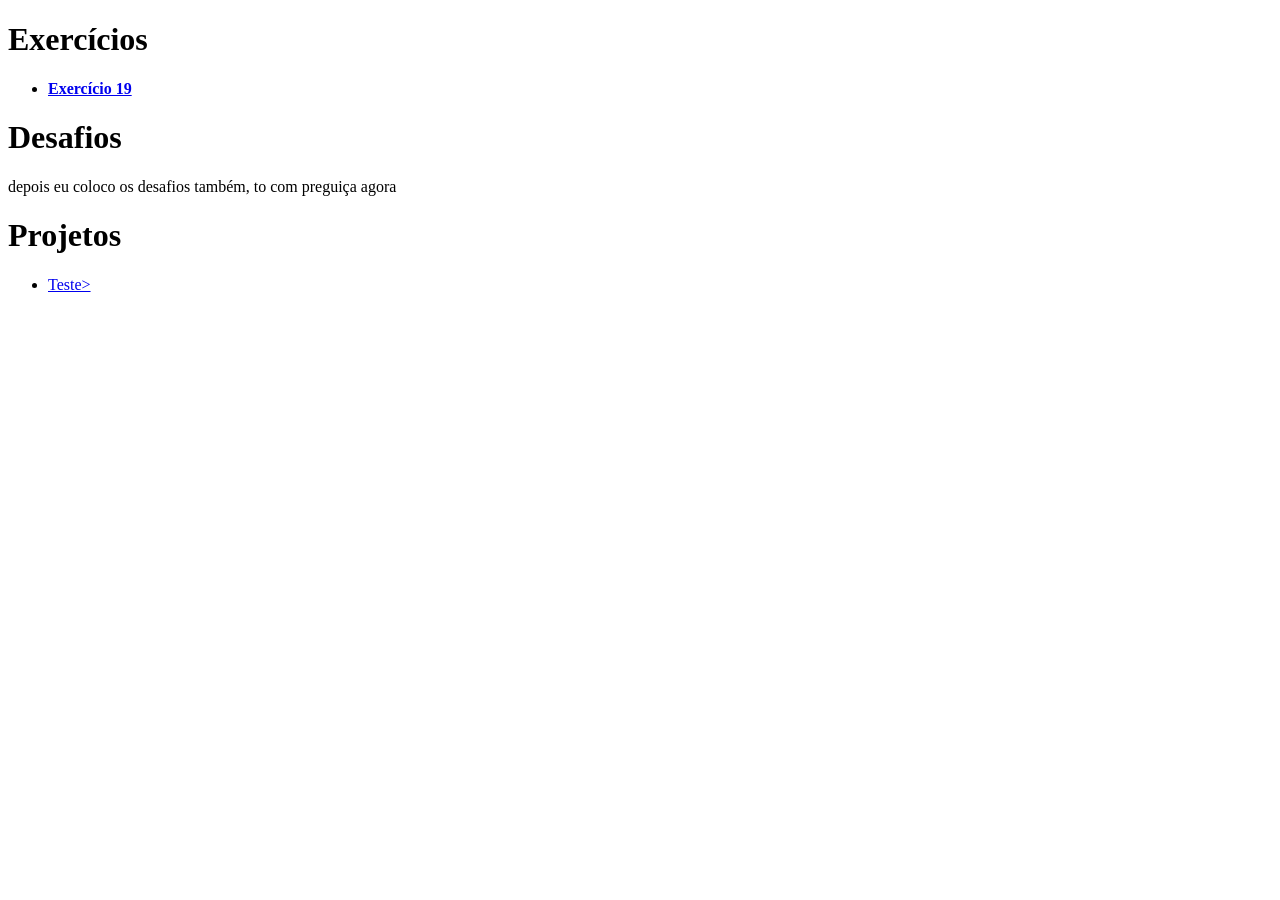
<file: index.html>
<!DOCTYPE html>
<html lang="pt-br">
<head>
    <meta charset="UTF-8">
    <meta name="viewport" content="width=device-width, initial-scale=1.0">
    <title>Meus testes HTML5</title>
</head>
<body>
    <h1>Exercícios</h1>
    <ul>
    <li><a href="ex019/index.html"><strong>Exercício 19</strong></a></li>
    </ul>
    


<h1>Desafios</h1>
<p>depois eu coloco os desafios também, to com preguiça agora</p>



    <h1>Projetos</h1>
    <ul>
        <li><a href="Basaska%20Store/index.html">Teste></a></li>
    </ul>
</body>
</html>
</file>
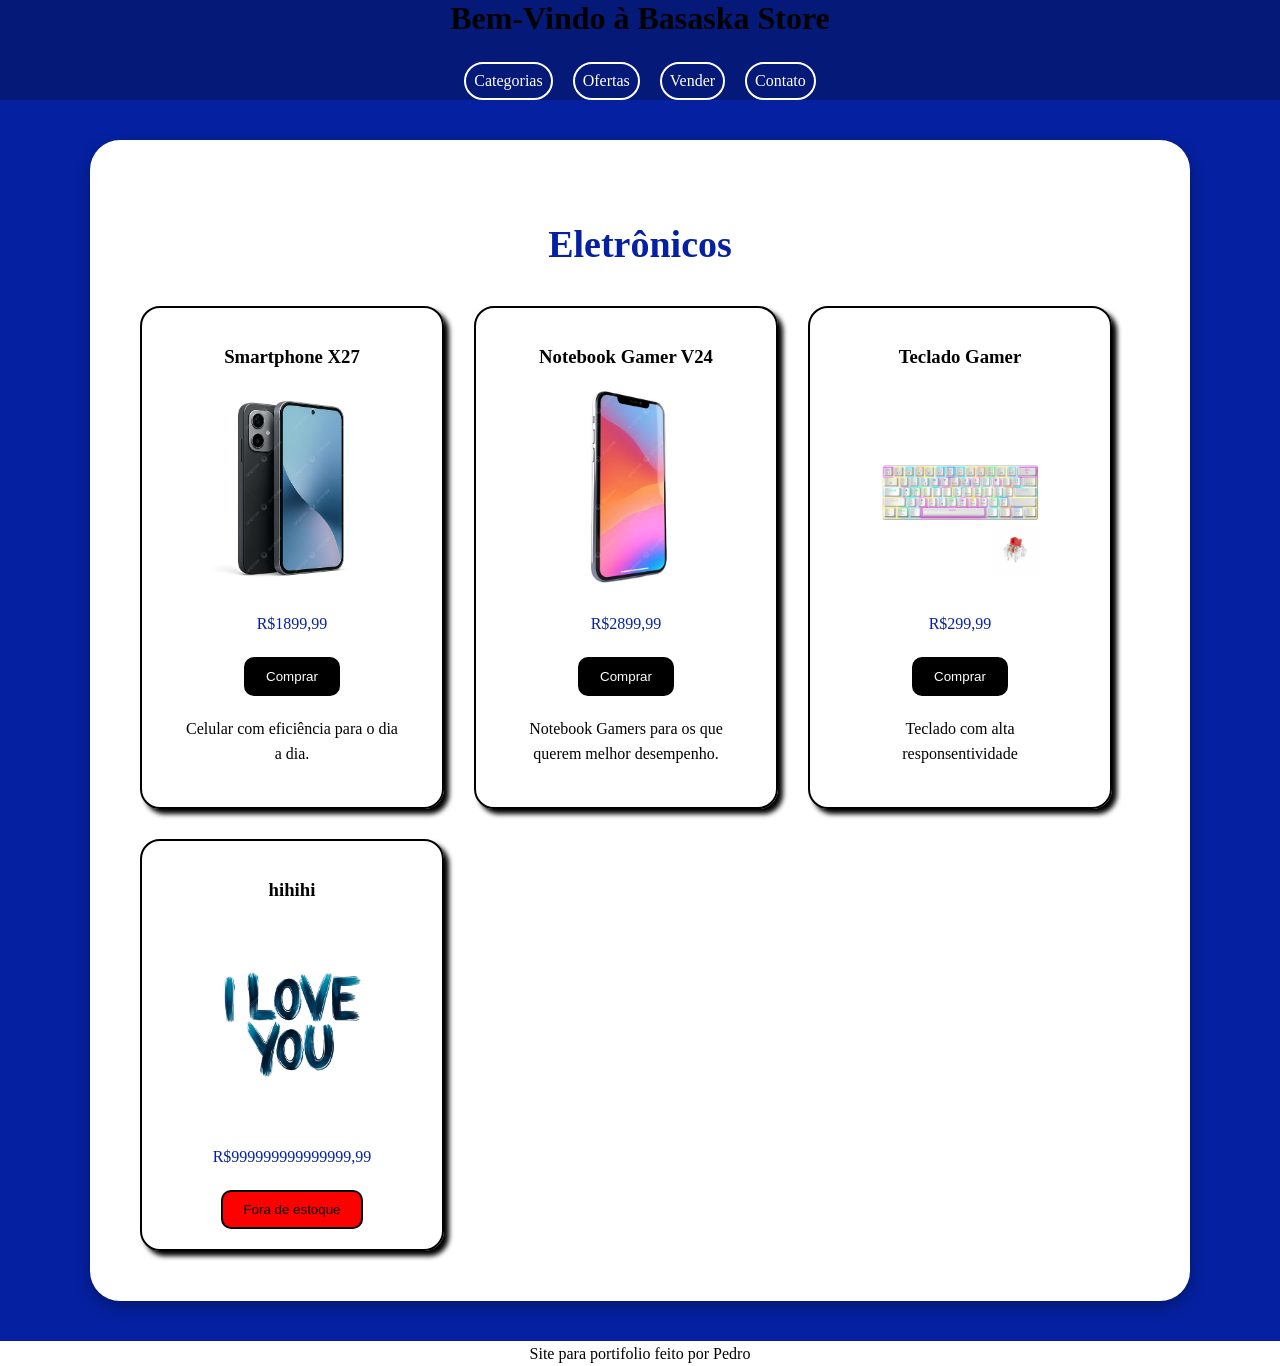
<file: Basaska Store/index.html>
<!doctype html>
<html lang="pt-br">
  <head>
    <meta charset="UTF-8" />
    <meta name="viewport" content="width=device-width, initial-scale=1.0" />
    <title>Basaska Store</title>
    <link rel="stylesheet" href="style.css">
  </head>
  <body>
    <header>
      <h1>Bem-Vindo à Basaska Store</h1>
      <nav id="menu" class="menu">
        <a href="#">Categorias</a>
        <a href="#">Ofertas</a>
        <a href="#">Vender</a>
        <a href="#">Contato</a>
      </nav>
    </header>
    <main>
        <h2>Eletrônicos</h2> 
        <div id="produtos">
        <article id="celular"  class="produto">
        <h3>Smartphone X27</h3>
        <img src="imagens/celular.png" alt="Celular">
        <p id="preco">R$1899,99</p>
        <button>Comprar</button>
        <p>Celular com eficiência para o dia a dia.</p>
        </article>
        <article id="notebook"  class="produto">
         <h3>Notebook Gamer V24</h3>
         <img src="imagens/notebook.jpg" alt="notebook">
         <p id="preco">R$2899,99</p>
        <button>Comprar</button>
         <p>Notebook Gamers para os que querem melhor desempenho.</p>
        </article>
        <article id="teclado"  class="produto">
            <h3>Teclado Gamer</h3>
            <img src="imagens/teclado.webp" alt="teclado">
            <p id="preco">R$299,99</p>
        <button>Comprar</button>
            <p>Teclado com alta responsentividade</p>
        </article>
        <article class="produto" id="loveiu">
          <h3>hihihi</h3>
          <img src="imagens/loveiu.png" alt="coração">
          <p id="preco">R$999999999999999,99</p>
          <button>Fora de estoque</button>
        </article>
        </div>
    </main>
    <footer><p>Site para portifolio feito por Pedro</p></footer>
  </body>
</html>
</file>
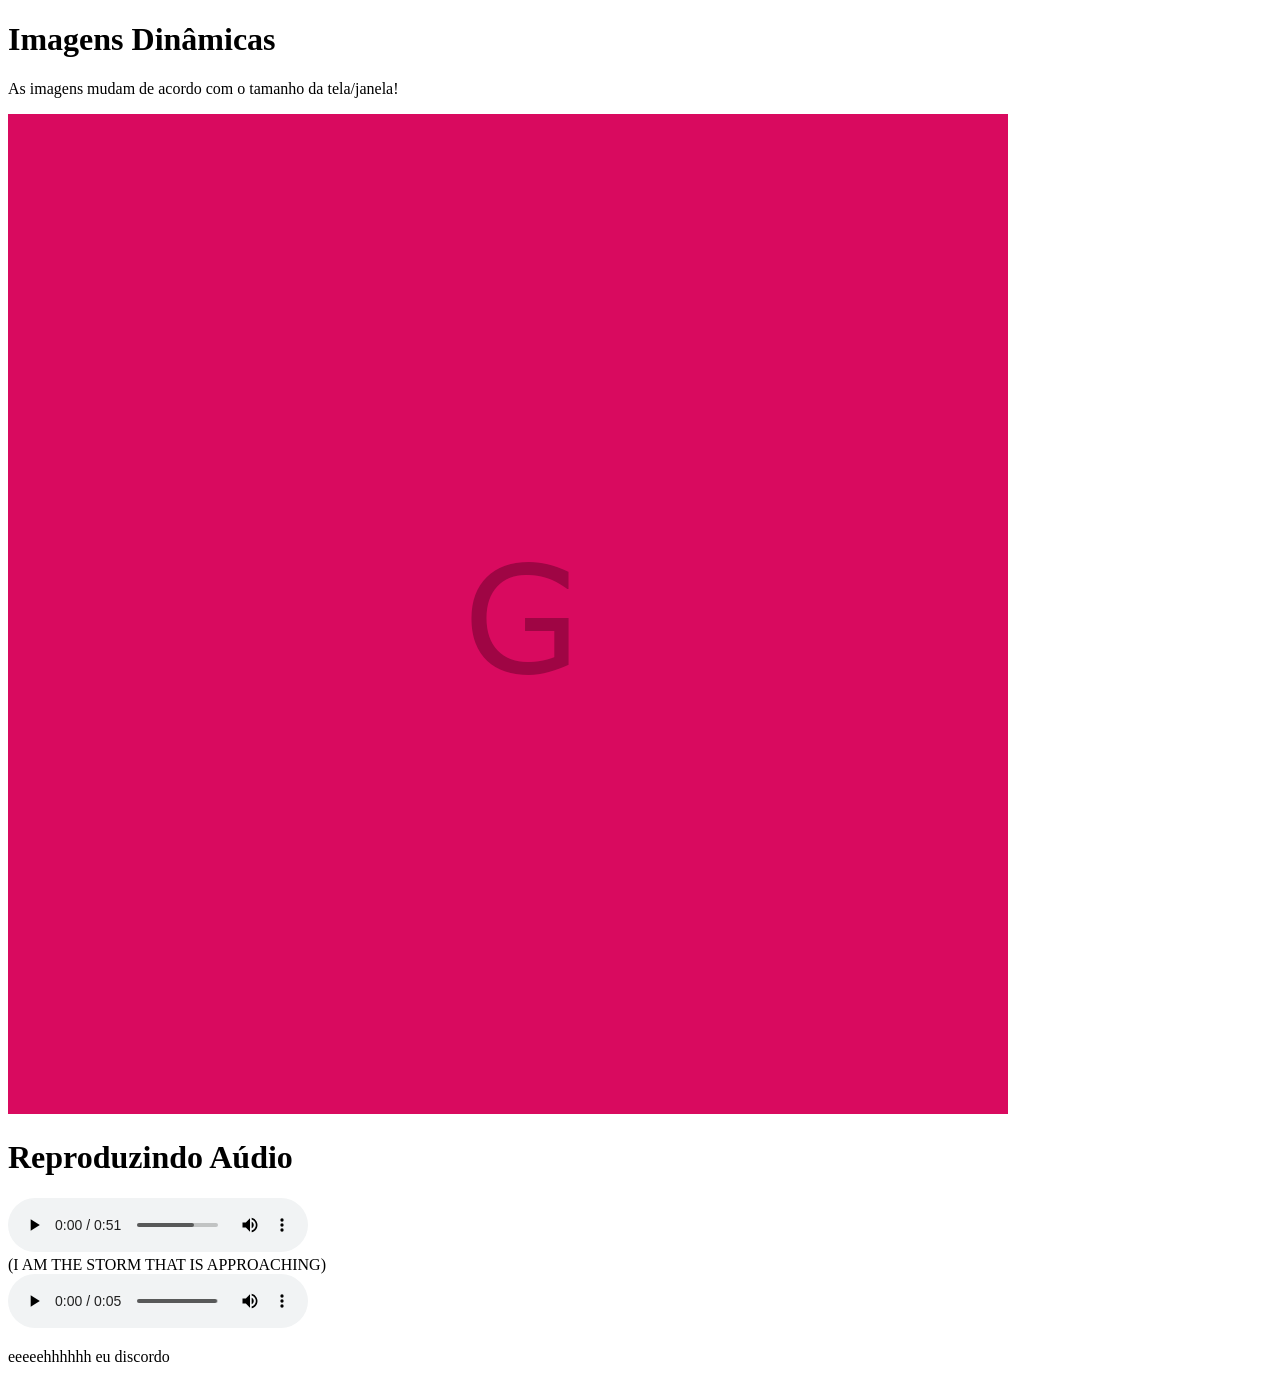
<file: ex011/index.html>
<!DOCTYPE html>
<html lang="pt-br">
<head>
    <meta charset="UTF-8">
    <meta name="viewport" content="width=device-width, initial-scale=1.0">
    <title>Mídias no HTML5</title>
</head>
<body>
    <h1>Imagens Dinâmicas</h1>
    <p>
        As imagens mudam de acordo com o tamanho da tela/janela!
    </p>
    <picture>
        <source media="(max-width: 750px)" srcset="imagens/foto-p.png" type="image/png">
        <source media="(max-width: 1050px)" srcset="imagens/foto-m.png" type="image/png">
        <img src="imagens/foto-g.png" alt="Imagem Grande">
    </picture>
    <h1>
        Reproduzindo Aúdio
    </h1>
    <audio preload="metadata" controls>
        <source src="midia/bury-the-light.mp3" type="audio/mpeg"> 
    </audio>
    <br>
    (I AM THE STORM THAT IS APPROACHING) <br>
    <audio preload="metadata" controls>
        <source src="midia/eu-discordo.mp3" type="audio/mpeg">
    </audio>
    <br>
        <p>eeeeehhhhhh eu discordo</p>
</body>
</html>
</file>
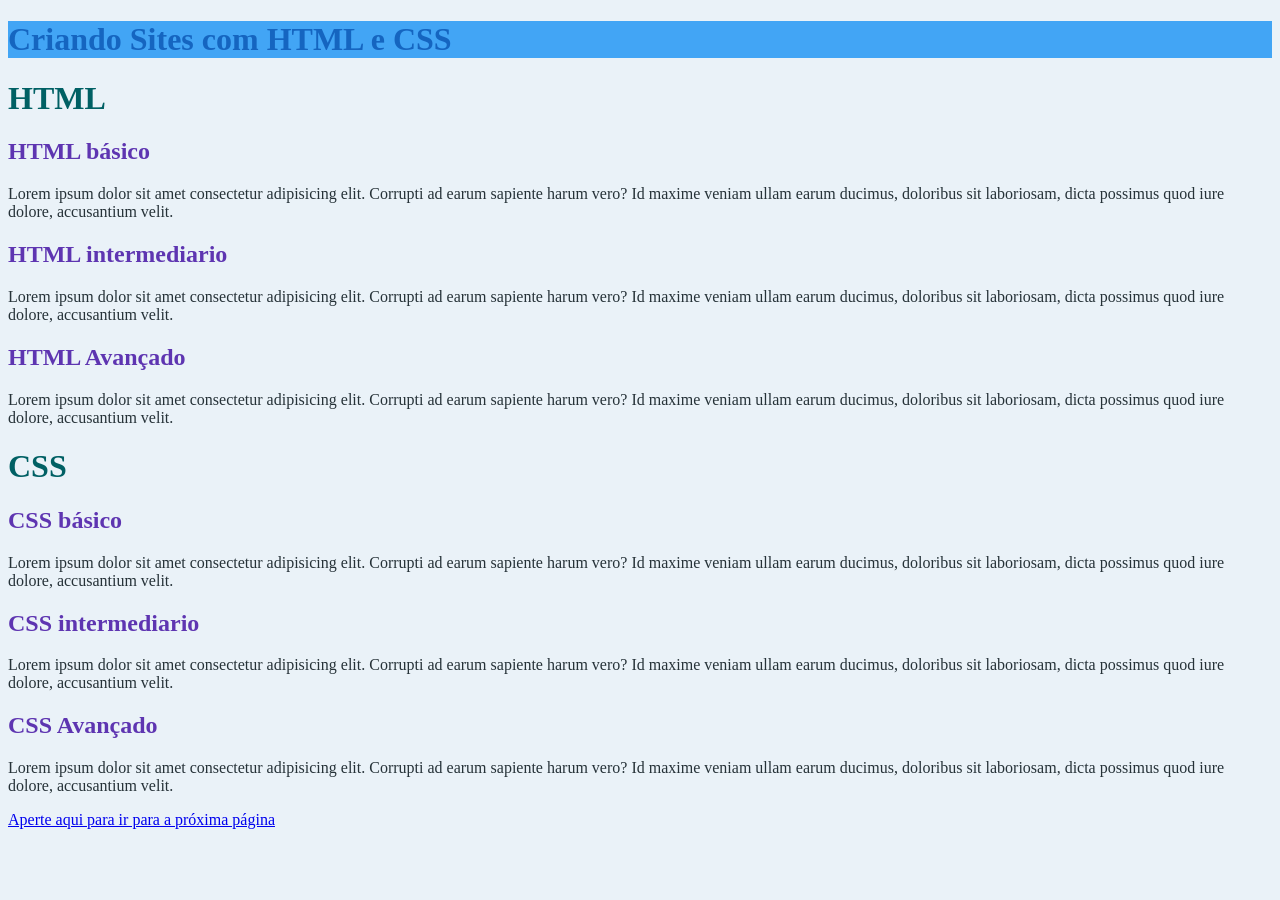
<file: ex019/index.html>
<!DOCTYPE html>
<html lang="pt-br">
<head>
    <meta charset="UTF-8">
    <meta name="viewport" content="width=device-width, initial-scale=1.0">
    <title>Seletores Personalizados</title>
    <link rel="stylesheet" href="style.css">
</head>
<body>
<h1 id="principal">Criando Sites com HTML e CSS</h1>
<h1>HTML</h1>
<h2>HTML básico</h2>
<p>Lorem ipsum dolor sit amet consectetur adipisicing elit. Corrupti ad earum sapiente harum vero? Id maxime veniam ullam earum ducimus, doloribus sit laboriosam, dicta possimus quod iure dolore, accusantium velit.</p>
<h2>HTML intermediario</h2>
<p>Lorem ipsum dolor sit amet consectetur adipisicing elit. Corrupti ad earum sapiente harum vero? Id maxime veniam ullam earum ducimus, doloribus sit laboriosam, dicta possimus quod iure dolore, accusantium velit.</p>
<h2>HTML Avançado</h2>
<p>Lorem ipsum dolor sit amet consectetur adipisicing elit. Corrupti ad earum sapiente harum vero? Id maxime veniam ullam earum ducimus, doloribus sit laboriosam, dicta possimus quod iure dolore, accusantium velit.</p>
<h1>CSS</h1>
<h2>CSS básico</h2>
<p>Lorem ipsum dolor sit amet consectetur adipisicing elit. Corrupti ad earum sapiente harum vero? Id maxime veniam ullam earum ducimus, doloribus sit laboriosam, dicta possimus quod iure dolore, accusantium velit.</p>
<h2>CSS intermediario</h2>
<p>Lorem ipsum dolor sit amet consectetur adipisicing elit. Corrupti ad earum sapiente harum vero? Id maxime veniam ullam earum ducimus, doloribus sit laboriosam, dicta possimus quod iure dolore, accusantium velit.</p>
<h2>CSS Avançado</h2>
    <p>Lorem ipsum dolor sit amet consectetur adipisicing elit. Corrupti ad earum sapiente harum vero? Id maxime veniam ullam earum ducimus, doloribus sit laboriosam, dicta possimus quod iure dolore, accusantium velit.</p>
    <a href="sópave.html">Aperte aqui para ir para a próxima página</a>
</body>
</html>
</file>
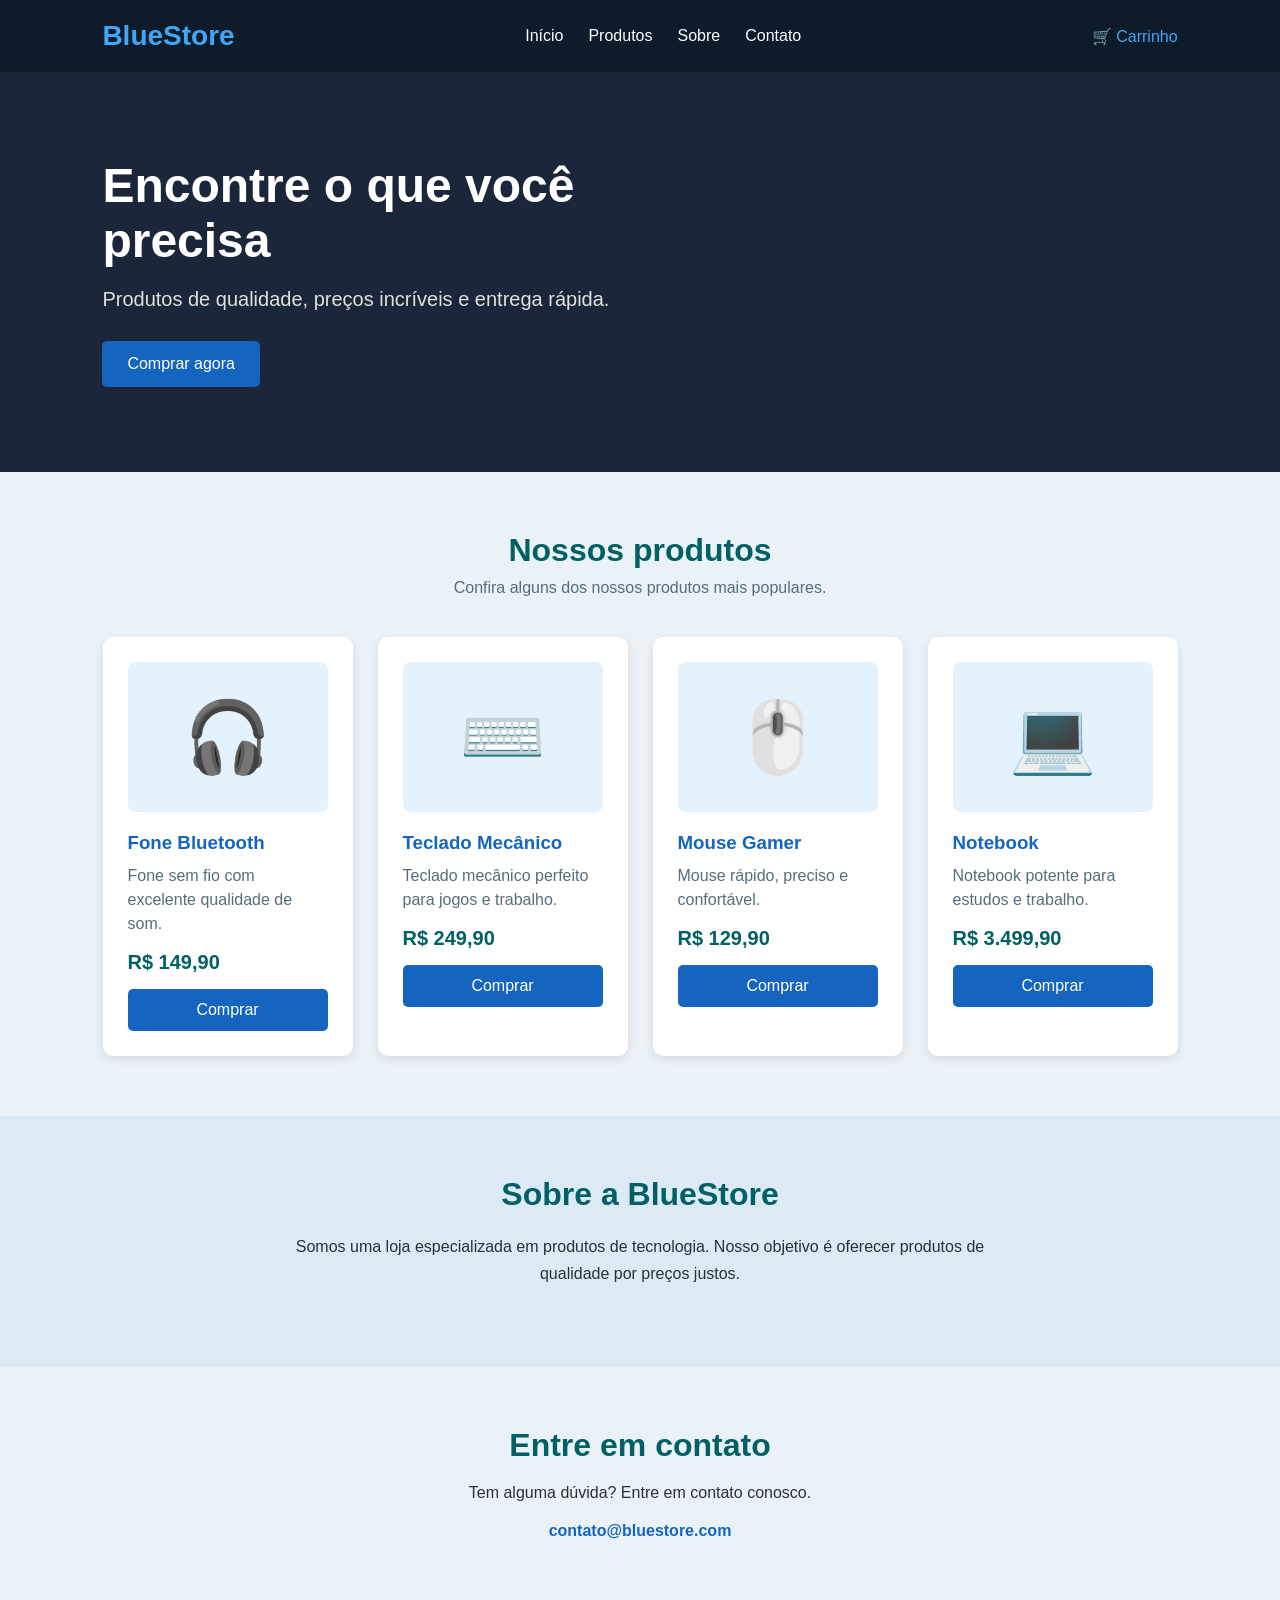
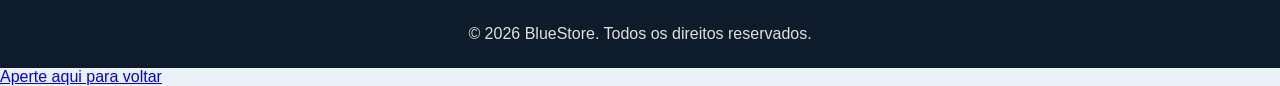
<file: ex019/sópave.html>
<!DOCTYPE html>
<html lang="pt-br">

<head>
    <meta charset="UTF-8">
    <meta name="viewport" content="width=device-width, initial-scale=1.0">

    <title>BlueStore - Sua Loja Online</title>

    <link rel="stylesheet" href="style2.css">
</head>

<body>

    <!-- Cabeçalho -->
    <header>
        <div class="logo">
            BlueStore
        </div>

        <nav>
            <a href="#inicio">Início</a>
            <a href="#produtos">Produtos</a>
            <a href="#sobre">Sobre</a>
            <a href="#contato">Contato</a>
        </nav>

        <div class="carrinho">
            🛒 Carrinho
        </div>
    </header>


    <!-- Seção principal -->
    <main>

        <section id="inicio" class="banner">

            <div class="banner-texto">
                <h1>Encontre o que você precisa</h1>

                <p>
                    Produtos de qualidade, preços incríveis
                    e entrega rápida.
                </p>

                <a href="#produtos" class="botao">
                    Comprar agora
                </a>
            </div>

        </section>


        <!-- Produtos -->
        <section id="produtos" class="produtos">

            <h2>Nossos produtos</h2>

            <p class="subtitulo">
                Confira alguns dos nossos produtos mais populares.
            </p>

            <div class="lista-produtos">

                <article class="produto">

                    <div class="imagem-produto">
                        🎧
                    </div>

                    <h3>Fone Bluetooth</h3>

                    <p>
                        Fone sem fio com excelente qualidade de som.
                    </p>

                    <strong>R$ 149,90</strong>

                    <button>
                        Comprar
                    </button>

                </article>


                <article class="produto">

                    <div class="imagem-produto">
                        ⌨️
                    </div>

                    <h3>Teclado Mecânico</h3>

                    <p>
                        Teclado mecânico perfeito para jogos e trabalho.
                    </p>

                    <strong>R$ 249,90</strong>

                    <button>
                        Comprar
                    </button>

                </article>


                <article class="produto">

                    <div class="imagem-produto">
                        🖱️
                    </div>

                    <h3>Mouse Gamer</h3>

                    <p>
                        Mouse rápido, preciso e confortável.
                    </p>

                    <strong>R$ 129,90</strong>

                    <button>
                        Comprar
                    </button>

                </article>


                <article class="produto">

                    <div class="imagem-produto">
                        💻
                    </div>

                    <h3>Notebook</h3>

                    <p>
                        Notebook potente para estudos e trabalho.
                    </p>

                    <strong>R$ 3.499,90</strong>

                    <button>
                        Comprar
                    </button>

                </article>

            </div>

        </section>


        <!-- Sobre -->
        <section id="sobre" class="sobre">

            <h2>Sobre a BlueStore</h2>

            <p>
                Somos uma loja especializada em produtos de
                tecnologia. Nosso objetivo é oferecer produtos
                de qualidade por preços justos.
            </p>

        </section>


        <!-- Contato -->
        <section id="contato" class="contato">

            <h2>Entre em contato</h2>

            <p>
                Tem alguma dúvida? Entre em contato conosco.
            </p>

            <a href="mailto:contato@bluestore.com">
                contato@bluestore.com
            </a>

        </section>

    </main>


    <!-- Rodapé -->
    <footer>

        <p>
            &copy; 2026 BlueStore. Todos os direitos reservados.
        </p>

    </footer>
<a href="index.html">Aperte aqui para voltar</a>
</body>

</html>
</file>
<file: Basaska Store/style.css>
@charset "UTF-8";
html, body {
    overflow-x: hidden;
    box-sizing: border-box;
}
    
header {
    background-color: #041978;
    margin: auto;
    height: 100px;
    text-align: center;
     
}

    
header h1 {
    margin: 0px;
    transition: 0.5s;
}
header h1:hover {
    color: black;
    transform: scale(1.2);
    overflow: hidden;

}

nav {
    display: flex;
    padding-top:25px;
    gap: 20px;
    justify-content: center;
    
}
#menu a {
    display: inline-block;
    color: white;
    text-decoration: none;
    border: 2px solid white;
    border-radius: 20px;
    padding:8px;
    transition: 0.3s;
    text-align: center;

}
#menu a:hover {
    background-color: white;
    color: #041978;
    border-color: #041978;
    transform: scale(1.10);
}

body {
  margin: 0;
    background-color: #0521a1;
    color: #030202;
}
img {
  width: 200px;
  height: 200px;
}
main {
  background-color: white;
  padding: 50px;
  border-radius: 30px;
  margin: 40px auto;
  max-width: 1000px;
  box-shadow: 0px 5px 15px #00000055;
}
main > h2 {
  font-size: 38px;
  text-align: center;
  margin-bottom: 40px;
  color: #0521a1;
  transition: 0.5s;
}
main > h2:hover {
    transform: scale(1.2);
}

main > h3 {
  font-size: 24px;
  margin: 40px 20px 25px;
  border-left: 5px solid #0521a1;
  padding-left: 10px;
}
p {
  margin: 20px;
  line-height: 1.6;
}
#produtos {
  display: flex;
  gap: 30px;
  justify-content: flex-start;
  flex-wrap: wrap;
}
.produto button {
  background-color: black;
  color: white;
  padding: 10px 20px;
  border: 2px solid black;
  border-radius: 10px;
  text-decoration: none;
  cursor: pointer;
  transition: 0.3s;
}
.produto button:hover {
  background-color: white;
  color: black;
  transform: scale(1.05);
}
.produto:hover {
  transform: scale(1.03);
  background-color: rgb(246, 244, 244);
}
#preco {
  color: #0521a1;
  transition: 0.3s;
}
.produto:hover > #preco {
  transform: scale(1.03);
  color: orange;
  
}
.produto {
  border: 2px solid black;
  border-radius: 20px;
  padding: 20px;
  box-shadow: 5px 5px 5px;
  text-align: center;
  width: 260px;
  transition: 0.3s;
}
footer {
    background-color: white;
    text-align: center;
    transition: 0.5s;
}
footer:hover{
    background-color: black;
    color: white;
    
}
footer p {
    margin: 0px;
}
footer:hover p {
    transform: scale(1.05);
    padding: 0px;
    overflow-y: hidden;
}
#loveiu button{
  background-color: red;
  color: rgb(0, 0, 0);
  
}
    #loveiu button:hover {
      background-color: black;
      color: red;
    }
</file>
<file: ex019/style.css>
@charset "UTF-8";
body {
    background-color: #EAF2F8;
    color: #263238;
}
h1#principal {
    color:#1565C0;
    background-color: #42A5F5;
}
h1 {
    color:#006064;
}
h2 {
    color: #5E35B1;
}
</file>
<file: ex019/style2.css>
/* Configurações gerais */

* {
    margin: 0;
    padding: 0;
    box-sizing: border-box;
}

body {
    font-family: Arial, Helvetica, sans-serif;
    background-color: #eaf2f8;
    color: #263238;
}


/* Cabeçalho */

header {
    background-color: #0d1b2a;
    color: white;

    display: flex;
    align-items: center;
    justify-content: space-between;

    padding: 20px 8%;
}

.logo {
    font-size: 28px;
    font-weight: bold;
    color: #42a5f5;
}

nav {
    display: flex;
    gap: 25px;
}

nav a {
    color: white;
    text-decoration: none;
}

nav a:hover {
    color: #42a5f5;
}

.carrinho {
    color: #42a5f5;
}


/* Banner */

.banner {
    min-height: 400px;

    display: flex;
    align-items: center;

    padding: 60px 8%;

    background-color: #1b263b;
    color: white;
}

.banner-texto {
    max-width: 600px;
}

.banner h1 {
    font-size: 48px;
    margin-bottom: 20px;
}

.banner p {
    font-size: 20px;
    margin-bottom: 30px;
    color: #e0e1dd;
}

.botao {
    display: inline-block;

    background-color: #1565c0;
    color: white;

    padding: 14px 25px;

    text-decoration: none;

    border-radius: 5px;
}

.botao:hover {
    background-color: #42a5f5;
}


/* Produtos */

.produtos {
    padding: 60px 8%;
    text-align: center;
}

.produtos h2,
.sobre h2,
.contato h2 {
    color: #006064;
    font-size: 32px;
    margin-bottom: 10px;
}

.subtitulo {
    margin-bottom: 40px;
    color: #546e7a;
}


/* Lista de produtos */

.lista-produtos {
    display: flex;
    justify-content: center;
    gap: 25px;

    flex-wrap: wrap;
}


/* Card do produto */

.produto {
    background-color: white;

    width: 250px;

    padding: 25px;

    border-radius: 10px;

    box-shadow: 0 3px 10px rgba(0, 0, 0, 0.1);

    text-align: left;
}

.imagem-produto {
    background-color: #e3f2fd;

    height: 150px;

    display: flex;
    align-items: center;
    justify-content: center;

    font-size: 70px;

    border-radius: 8px;

    margin-bottom: 20px;
}

.produto h3 {
    color: #1565c0;
    margin-bottom: 10px;
}

.produto p {
    color: #546e7a;

    margin-bottom: 15px;

    line-height: 1.5;
}

.produto strong {
    display: block;

    color: #006064;

    font-size: 20px;

    margin-bottom: 15px;
}

.produto button {
    width: 100%;

    padding: 12px;

    border: none;

    background-color: #1565c0;
    color: white;

    border-radius: 5px;

    cursor: pointer;

    font-size: 16px;
}

.produto button:hover {
    background-color: #42a5f5;
}


/* Sobre */

.sobre {
    background-color: #dbeaf5;

    padding: 60px 8%;

    text-align: center;
}

.sobre p {
    max-width: 700px;

    margin: 20px auto;

    line-height: 1.7;
}


/* Contato */

.contato {
    padding: 60px 8%;

    text-align: center;
}

.contato p {
    margin: 20px 0;
}

.contato a {
    color: #1565c0;

    text-decoration: none;

    font-weight: bold;
}


/* Rodapé */

footer {
    background-color: #0d1b2a;

    color: #e0e1dd;

    text-align: center;

    padding: 25px;
}


/* Responsividade */

@media (max-width: 700px) {

    header {
        flex-direction: column;
        gap: 20px;
    }

    nav {
        flex-wrap: wrap;
        justify-content: center;
    }

    .banner h1 {
        font-size: 36px;
    }

    .lista-produtos {
        flex-direction: column;
        align-items: center;
    }

    .produto {
        width: 100%;
        max-width: 350px;
    }
}
</file>
